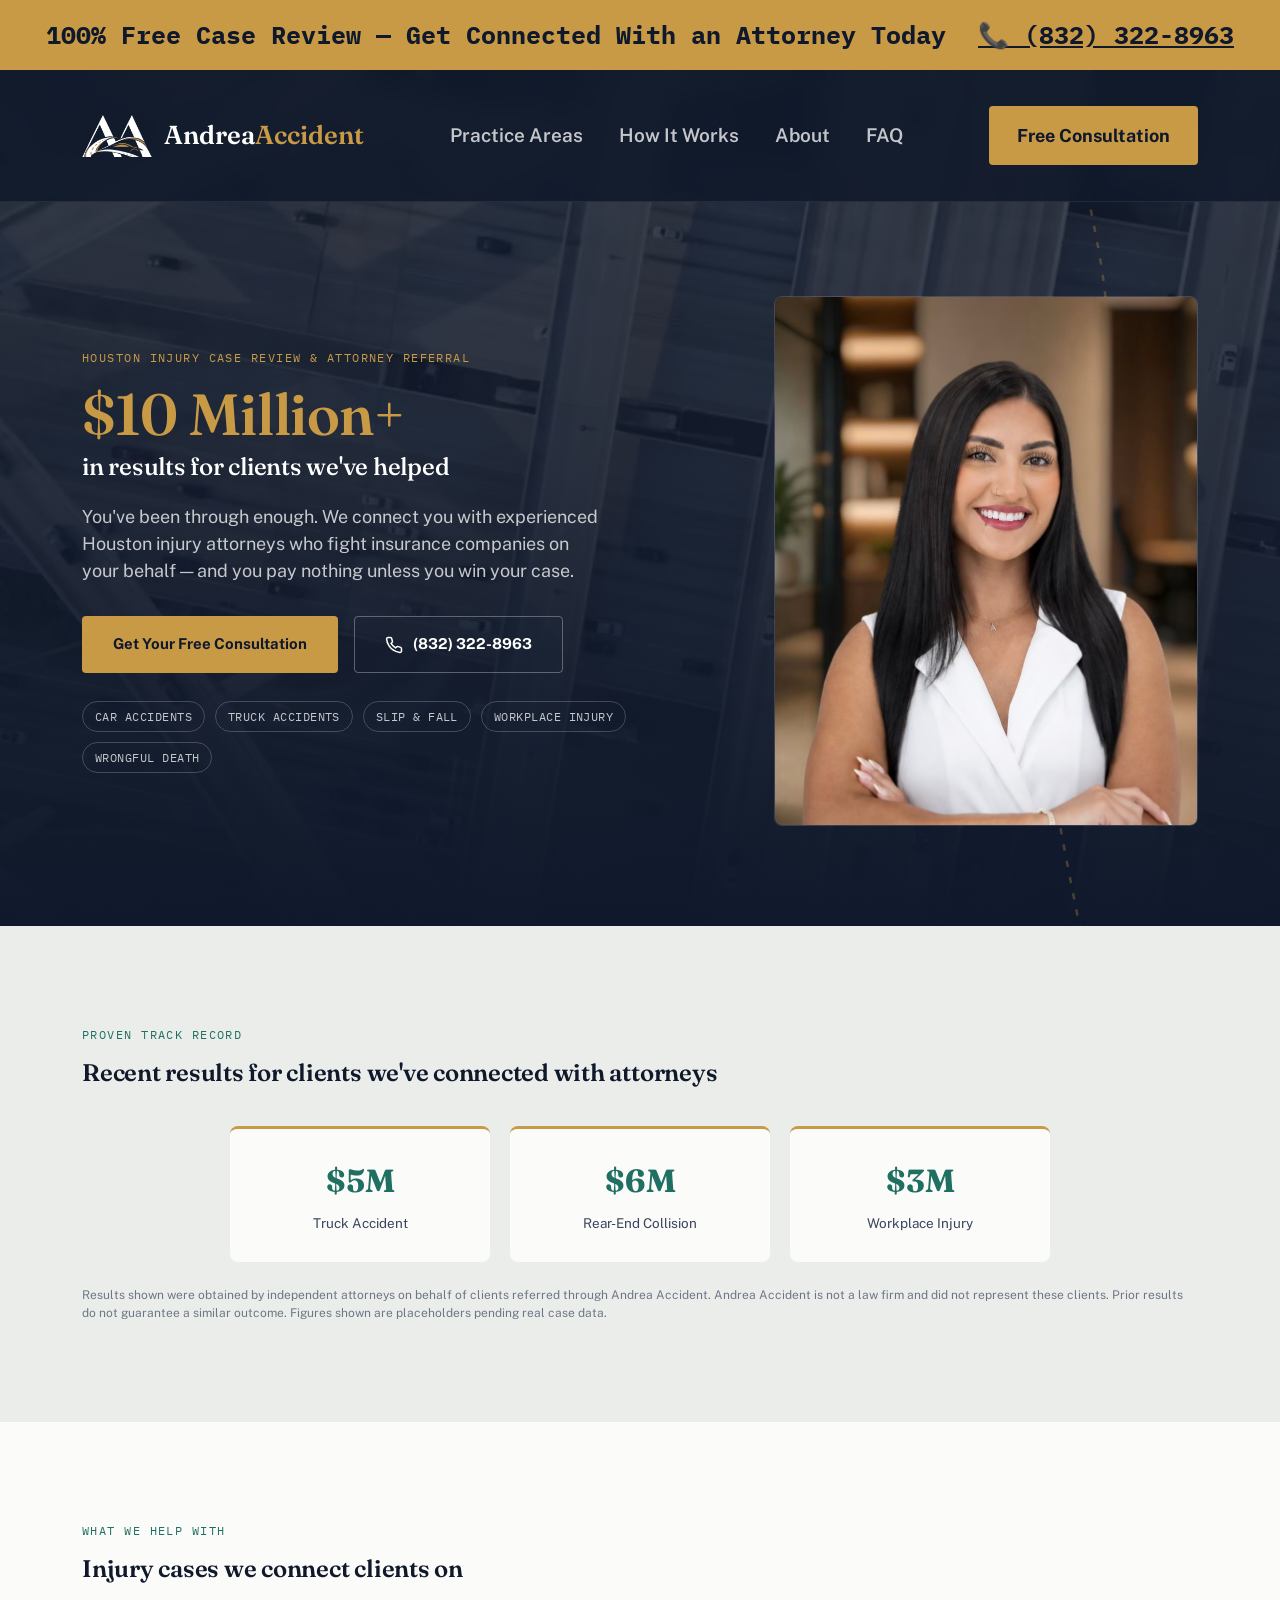
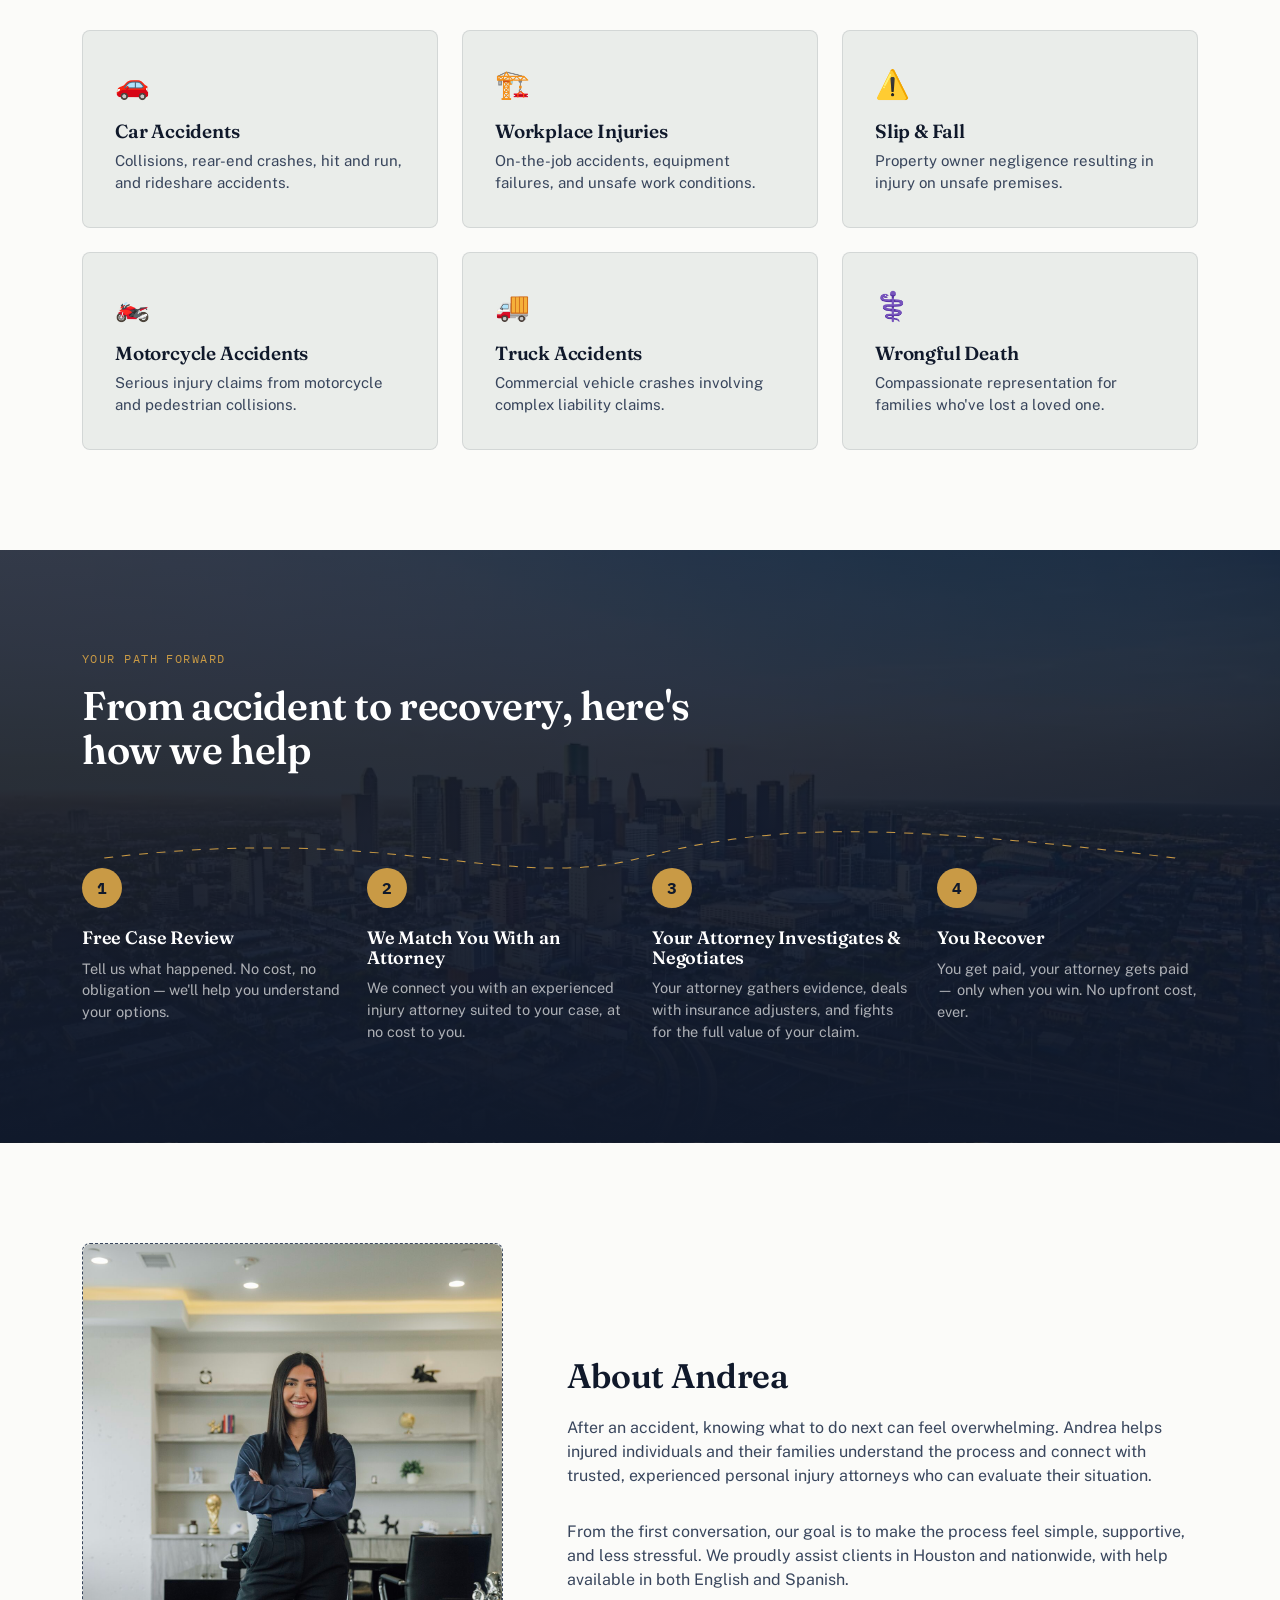
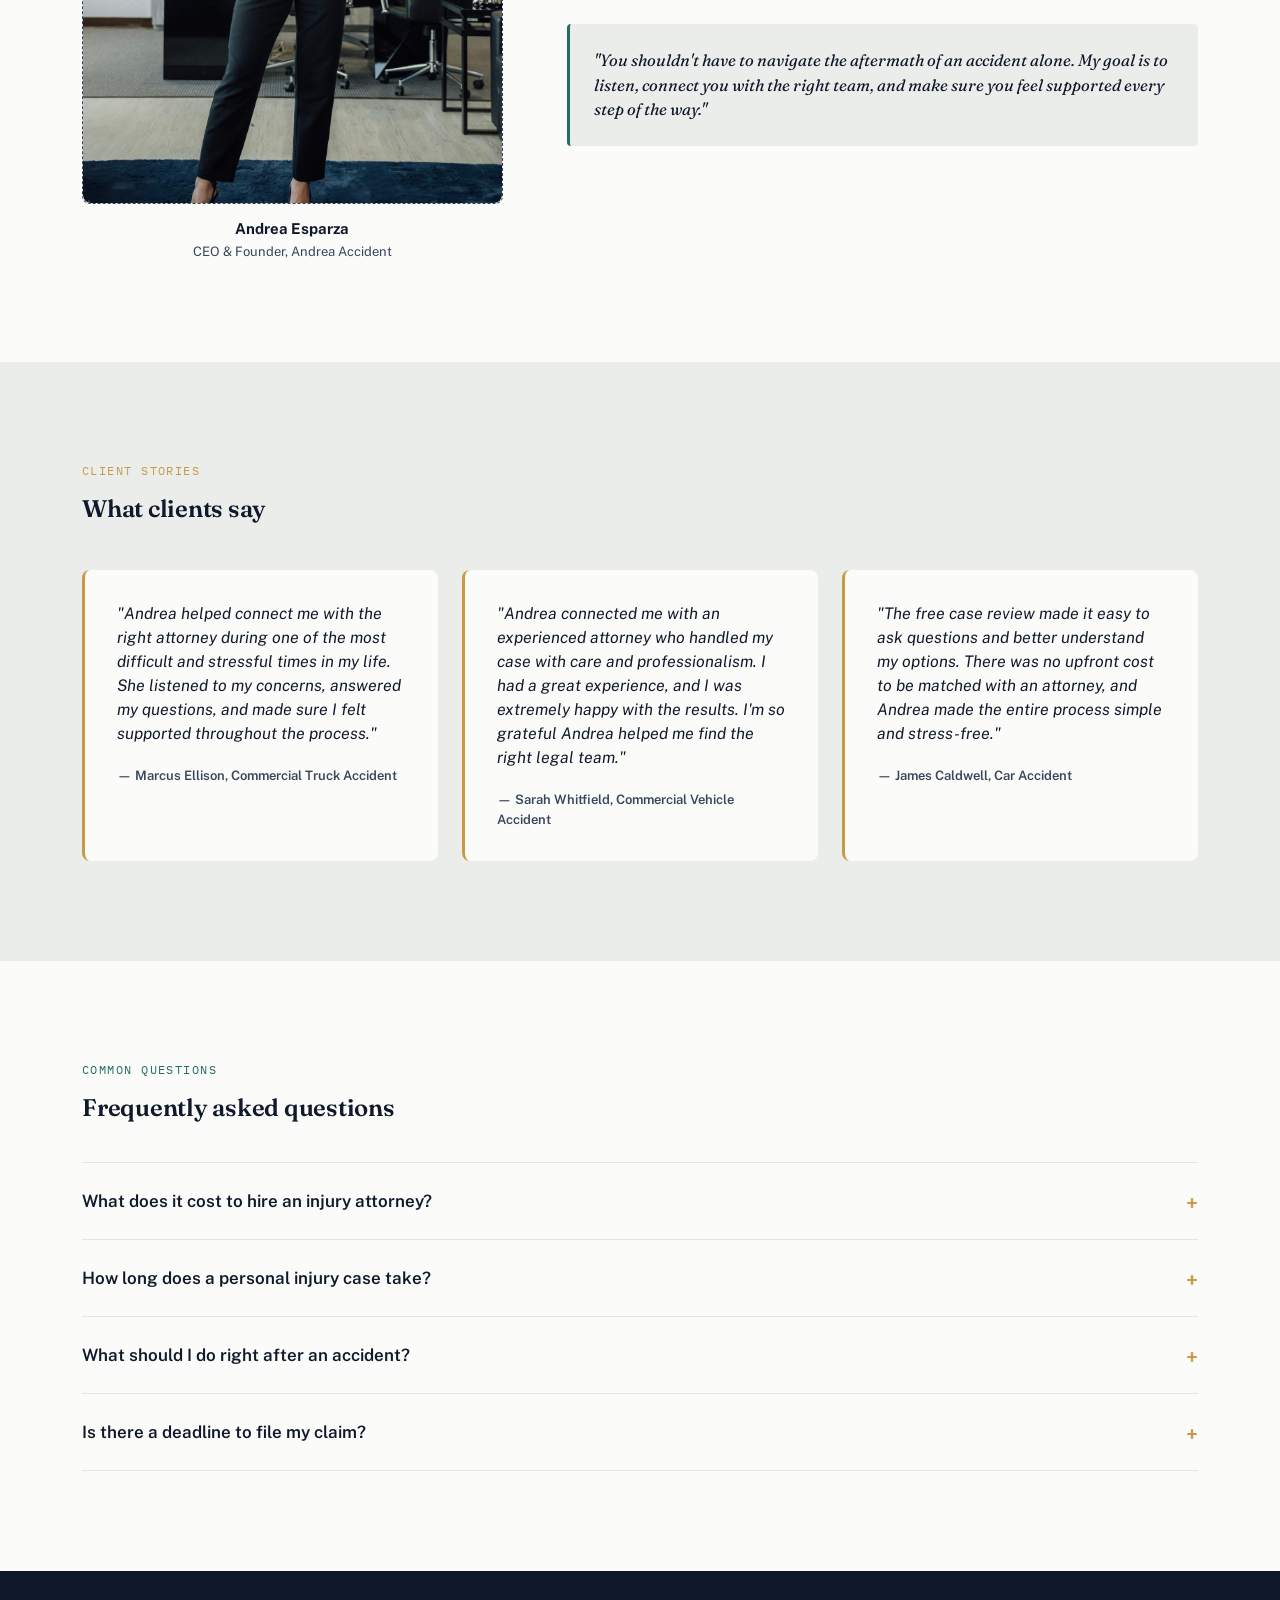
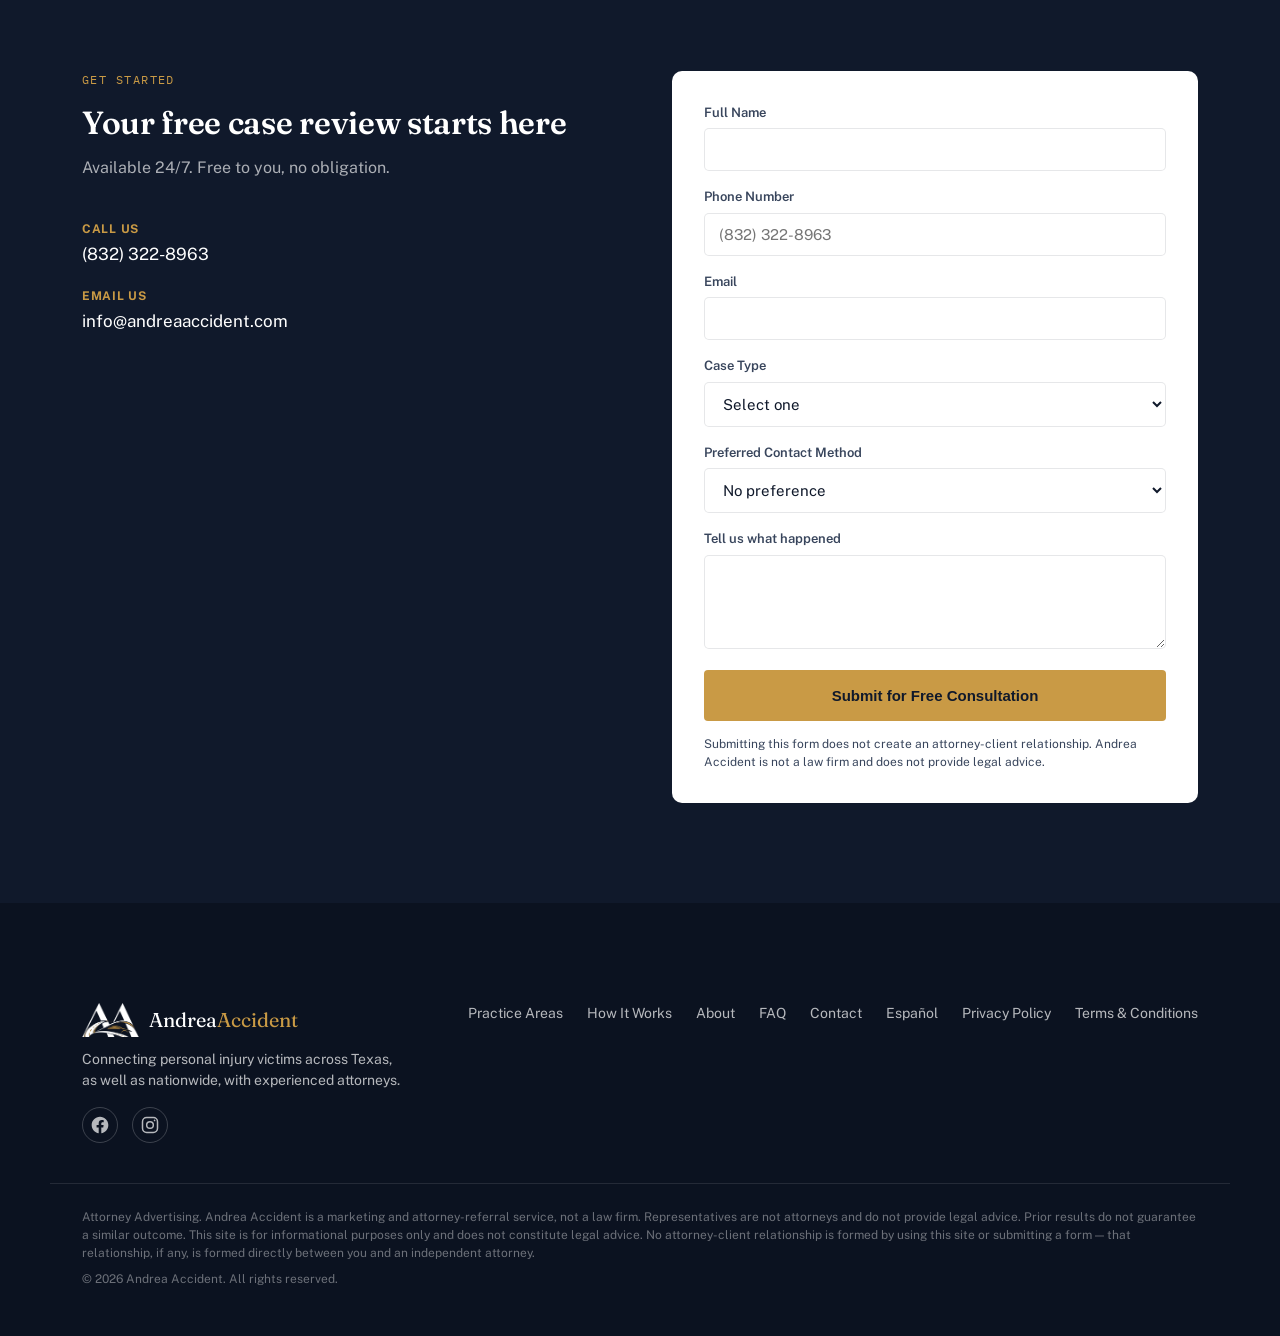
<file: index.html>
<!DOCTYPE html>
<html lang="en">
<head>
<meta charset="UTF-8" />
<meta name="viewport" content="width=device-width, initial-scale=1.0" />
<title>Andrea Accident | Injury Case Review & Attorney Referral, Houston TX</title>
<meta name="description" content="Injured in an accident in Houston? Get a free case review and get connected with an experienced injury attorney. No cost to you, ever." />
<meta name="google-site-verification" content="vHzbqcnbsZ8jUJeHCwhtSq3Tx6A3IbN7wfz1nBYVL8k" />
<link rel="canonical" href="https://andreaaccident.com/" />
<link rel="alternate" hreflang="en" href="https://andreaaccident.com/" />
<link rel="alternate" hreflang="es" href="https://andreaaccidente.com/" />
<link rel="alternate" hreflang="x-default" href="https://andreaaccident.com/" />
<meta property="og:type" content="website" />
<meta property="og:title" content="Andrea Accident | Injury Case Review & Attorney Referral, Houston TX" />
<meta property="og:description" content="Injured in an accident in Houston? Get a free case review and get connected with an experienced injury attorney. No cost to you, ever." />
<meta property="og:url" content="https://andreaaccident.com/" />
<meta property="og:image" content="https://andreaaccident.com/assets/logo-icon-white.png" />
<meta property="og:locale" content="en_US" />
<meta property="og:locale:alternate" content="es_US" />
<meta name="twitter:card" content="summary_large_image" />
<meta name="twitter:title" content="Andrea Accident | Injury Case Review & Attorney Referral, Houston TX" />
<meta name="twitter:description" content="Injured in an accident in Houston? Get a free case review and get connected with an experienced injury attorney. No cost to you, ever." />
<meta name="twitter:image" content="https://andreaaccident.com/assets/logo-icon-white.png" />
<script type="application/ld+json">
{
  "@context": "https://schema.org",
  "@type": "LegalService",
  "name": "Andrea Accident",
  "description": "Personal injury case review and attorney-referral service serving Houston, Texas and nationwide. Andrea Accident is a marketing and referral service, not a law firm.",
  "url": "https://andreaaccident.com/",
  "telephone": "+1-832-322-8963",
  "image": "https://andreaaccident.com/assets/logo-icon-white.png",
  "areaServed": [
    { "@type": "City", "name": "Houston" },
    { "@type": "State", "name": "Texas" },
    { "@type": "Country", "name": "United States" }
  ],
  "address": {
    "@type": "PostalAddress",
    "addressLocality": "Houston",
    "addressRegion": "TX",
    "addressCountry": "US"
  },
  "sameAs": [
    "https://facebook.com/andrea.esparza.146",
    "https://instagram.com/e.andreaa"
  ]
}
</script>
<link rel="preconnect" href="https://fonts.googleapis.com">
<link rel="preconnect" href="https://fonts.gstatic.com" crossorigin>
<link href="https://fonts.googleapis.com/css2?family=Fraunces:opsz,wght@9..144,400;9..144,500;9..144,600;9..144,700&family=Public+Sans:wght@400;500;600;700;800&family=IBM+Plex+Mono:wght@500&display=swap" rel="stylesheet">
<link rel="stylesheet" href="styles.css" />
</head>
<body>

<!-- UTILITY BAR -->
<div class="utility-bar">
  <span>100% Free Case Review — Get Connected With an Attorney Today</span>
  <a href="tel:+18323228963">📞 (832) 322-8963</a>
</div>

<!-- NAV -->
<header class="nav" id="nav">
  <div class="nav-inner">
    <a href="#top" class="nav-logo">
      <img src="assets/logo-icon-white.png" class="logo-icon" alt="" />
      <span class="logo-text">Andrea<span class="logo-accent">Accident</span></span>
    </a>
    <nav class="nav-links">
      <a href="#practice-areas">Practice Areas</a>
      <a href="#journey">How It Works</a>
      <a href="#about">About</a>
      <a href="#faq">FAQ</a>
    </nav>
    <a href="#contact" class="nav-cta">Free Consultation</a>
  </div>
</header>

<!-- HERO -->
<section class="hero" id="top">
  <video class="hero-video-bg" autoplay muted loop playsinline poster="assets/hero-video-poster.jpg">
    <source src="assets/hero-bg.mp4" type="video/mp4" />
  </video>
  <div class="hero-video-overlay"></div>
  <div class="hero-inner hero-inner-split">
    <div class="hero-copy">
      <p class="eyebrow">Houston Injury Case Review & Attorney Referral</p>
      <h1>$10 Million+<br><span class="hero-h1-sub">in results for clients we've helped</span></h1>
      <p class="hero-sub">You've been through enough. We connect you with experienced Houston injury attorneys who fight insurance companies on your behalf — and you pay nothing unless you win your case.</p>
      <div class="hero-actions">
        <a href="#contact" class="btn btn-primary">Get Your Free Consultation</a>
        <a href="tel:+18323228963" class="btn btn-ghost">
          <svg width="18" height="18" viewBox="0 0 24 24" fill="none" stroke="currentColor" stroke-width="2"><path d="M22 16.92v3a2 2 0 0 1-2.18 2 19.79 19.79 0 0 1-8.63-3.07 19.5 19.5 0 0 1-6-6 19.79 19.79 0 0 1-3.07-8.67A2 2 0 0 1 4.11 2h3a2 2 0 0 1 2 1.72c.127.96.361 1.903.7 2.81a2 2 0 0 1-.45 2.11L8.09 9.91a16 16 0 0 0 6 6l1.27-1.27a2 2 0 0 1 2.11-.45c.907.339 1.85.573 2.81.7A2 2 0 0 1 22 16.92z"/></svg>
          (832) 322-8963
        </a>
      </div>
      <div class="hero-tags">
        <span>Car Accidents</span><span>Truck Accidents</span><span>Slip & Fall</span><span>Workplace Injury</span><span>Wrongful Death</span>
      </div>
    </div>
    <div class="hero-photo">
      <div class="hero-photo-placeholder">
        <img src="assets/andrea-headshot.jpg" alt="Andrea Esparza, CEO and Founder of Andrea Accident" />
      </div>
    </div>
  </div>
  <div class="hero-line" aria-hidden="true">
    <svg viewBox="0 0 400 900" preserveAspectRatio="none">
      <path d="M 200 -50 C 150 150, 250 250, 200 450 S 150 650, 200 950" stroke="#C99A45" stroke-width="2" fill="none" stroke-dasharray="6 10"/>
    </svg>
  </div>
</section>

<!-- RECENT RESULTS -->
<section class="results">
  <div class="section-inner">
    <p class="eyebrow eyebrow-dark">Proven Track Record</p>
    <h2>Recent results for clients we've connected with attorneys</h2>
    <div class="results-grid">
      <div class="result-card">
        <div class="result-amount">$5M</div>
        <div class="result-type">Truck Accident</div>
      </div>
      <div class="result-card">
        <div class="result-amount">$6M</div>
        <div class="result-type">Rear-End Collision</div>
      </div>
      <div class="result-card">
        <div class="result-amount">$3M</div>
        <div class="result-type">Workplace Injury</div>
      </div>
    </div>
    <p class="results-disclaimer">Results shown were obtained by independent attorneys on behalf of clients referred through Andrea Accident. Andrea Accident is not a law firm and did not represent these clients. Prior results do not guarantee a similar outcome. Figures shown are placeholders pending real case data.</p>
  </div>
</section>

<!-- PRACTICE AREAS -->
<section class="practice-areas" id="practice-areas">
  <div class="section-inner">
    <p class="eyebrow eyebrow-dark">What We Help With</p>
    <h2>Injury cases we connect clients on</h2>
    <div class="cards-grid">
      <div class="card">
        <div class="card-icon">🚗</div>
        <h3>Car Accidents</h3>
        <p>Collisions, rear-end crashes, hit and run, and rideshare accidents.</p>
      </div>
      <div class="card">
        <div class="card-icon">🏗️</div>
        <h3>Workplace Injuries</h3>
        <p>On-the-job accidents, equipment failures, and unsafe work conditions.</p>
      </div>
      <div class="card">
        <div class="card-icon">⚠️</div>
        <h3>Slip & Fall</h3>
        <p>Property owner negligence resulting in injury on unsafe premises.</p>
      </div>
      <div class="card">
        <div class="card-icon">🏍️</div>
        <h3>Motorcycle Accidents</h3>
        <p>Serious injury claims from motorcycle and pedestrian collisions.</p>
      </div>
      <div class="card">
        <div class="card-icon">🚚</div>
        <h3>Truck Accidents</h3>
        <p>Commercial vehicle crashes involving complex liability claims.</p>
      </div>
      <div class="card">
        <div class="card-icon">⚕️</div>
        <h3>Wrongful Death</h3>
        <p>Compassionate representation for families who've lost a loved one.</p>
      </div>
    </div>
  </div>
</section>

<!-- CASE JOURNEY -->
<section class="journey" id="journey">
  <div class="section-inner">
    <p class="eyebrow">Your Path Forward</p>
    <h2 class="journey-title">From accident to recovery, here's how we help</h2>
    <div class="journey-track">
      <svg class="journey-svg" viewBox="0 0 1000 120" preserveAspectRatio="none" aria-hidden="true">
        <path d="M 20 60 C 280 -10, 380 130, 500 60 S 720 -10, 980 60" stroke="#C99A45" stroke-width="2" fill="none" stroke-dasharray="8 8"/>
      </svg>
      <div class="journey-steps">
        <div class="step">
          <div class="step-marker">1</div>
          <h3>Free Case Review</h3>
          <p>Tell us what happened. No cost, no obligation — we'll help you understand your options.</p>
        </div>
        <div class="step">
          <div class="step-marker">2</div>
          <h3>We Match You With an Attorney</h3>
          <p>We connect you with an experienced injury attorney suited to your case, at no cost to you.</p>
        </div>
        <div class="step">
          <div class="step-marker">3</div>
          <h3>Your Attorney Investigates & Negotiates</h3>
          <p>Your attorney gathers evidence, deals with insurance adjusters, and fights for the full value of your claim.</p>
        </div>
        <div class="step">
          <div class="step-marker">4</div>
          <h3>You Recover</h3>
          <p>You get paid, your attorney gets paid — only when you win. No upfront cost, ever.</p>
        </div>
      </div>
    </div>
  </div>
</section>

<!-- ABOUT -->
<section class="about" id="about">
  <div class="section-inner about-grid">
    <div class="about-photo">
      <div class="photo-placeholder">
        <img src="assets/team-photo-opt.jpg" alt="Andrea Accident team member" />
      </div>
      <p class="about-photo-caption"><strong>Andrea Esparza</strong>CEO & Founder, Andrea Accident</p>
    </div>
    <div class="about-content">
      <h2>About Andrea</h2>
      <p class="about-text">After an accident, knowing what to do next can feel overwhelming. Andrea helps injured individuals and their families understand the process and connect with trusted, experienced personal injury attorneys who can evaluate their situation.</p>
      <p class="about-text">From the first conversation, our goal is to make the process feel simple, supportive, and less stressful. We proudly assist clients in Houston and nationwide, with help available in both English and Spanish.</p>
      <blockquote class="attorney-quote">
        "You shouldn't have to navigate the aftermath of an accident alone. My goal is to listen, connect you with the right team, and make sure you feel supported every step of the way."
      </blockquote>
    </div>
  </div>
</section>

<!-- TESTIMONIALS -->
<section class="testimonials">
  <div class="section-inner">
    <p class="eyebrow">Client Stories</p>
    <h2>What clients say</h2>
    <div class="testimonial-grid">
      <div class="testimonial-card">
        <p>"Andrea helped connect me with the right attorney during one of the most difficult and stressful times in my life. She listened to my concerns, answered my questions, and made sure I felt supported throughout the process."</p>
        <div class="testimonial-author">— Marcus Ellison, Commercial Truck Accident</div>
      </div>
      <div class="testimonial-card">
        <p>"Andrea connected me with an experienced attorney who handled my case with care and professionalism. I had a great experience, and I was extremely happy with the results. I'm so grateful Andrea helped me find the right legal team."</p>
        <div class="testimonial-author">— Sarah Whitfield, Commercial Vehicle Accident</div>
      </div>
      <div class="testimonial-card">
        <p>"The free case review made it easy to ask questions and better understand my options. There was no upfront cost to be matched with an attorney, and Andrea made the entire process simple and stress-free."</p>
        <div class="testimonial-author">— James Caldwell, Car Accident</div>
      </div>
    </div>
  </div>
</section>

<!-- FAQ -->
<section class="faq" id="faq">
  <div class="section-inner">
    <p class="eyebrow eyebrow-dark">Common Questions</p>
    <h2>Frequently asked questions</h2>
    <div class="faq-list">
      <div class="faq-item">
        <button class="faq-question">
          What does it cost to hire an injury attorney?
          <span class="faq-toggle">+</span>
        </button>
        <div class="faq-answer"><p>Nothing upfront. Attorneys we connect you with typically work on contingency, meaning they only get paid a percentage of your settlement if they win your case. Our case review and matching service is always free to you.</p></div>
      </div>
      <div class="faq-item">
        <button class="faq-question">
          How long does a personal injury case take?
          <span class="faq-toggle">+</span>
        </button>
        <div class="faq-answer"><p>It depends on the complexity of the case. Once you're connected with an attorney, they'll walk you through a realistic timeline based on the specifics of your situation.</p></div>
      </div>
      <div class="faq-item">
        <button class="faq-question">
          What should I do right after an accident?
          <span class="faq-toggle">+</span>
        </button>
        <div class="faq-answer"><p>Seek medical attention first, document the scene if you're able, and avoid giving recorded statements to insurance companies before speaking with an attorney.</p></div>
      </div>
      <div class="faq-item">
        <button class="faq-question">
          Is there a deadline to file my claim?
          <span class="faq-toggle">+</span>
        </button>
        <div class="faq-answer"><p>Yes — Texas law sets deadlines for filing personal injury claims. The sooner you connect with an attorney, the more options you're likely to have. Don't wait to reach out for your free case review.</p></div>
      </div>
    </div>
  </div>
</section>

<!-- CONTACT -->
<section class="contact" id="contact">
  <div class="section-inner contact-grid">
    <div class="contact-info">
      <p class="eyebrow">Get Started</p>
      <h2>Your free case review starts here</h2>
      <p class="contact-sub">Available 24/7. Free to you, no obligation.</p>
      <div class="contact-detail">
        <strong>Call us</strong>
        <a href="tel:+18323228963">(832) 322-8963</a>
      </div>
      <div class="contact-detail">
        <strong>Email us</strong>
        <a href="mailto:info@andreaaccident.com">info@andreaaccident.com</a>
      </div>
    </div>
    <form class="contact-form" id="contact-form" action="https://formspree.io/f/xbgrnzov" method="POST">
      <input type="hidden" name="_subject" value="New Case Review — Andrea Accident (English site)" />
      <input type="hidden" name="site" value="andreaaccident.com" />
      <label>Full Name<input type="text" name="name" required /></label>
      <label>Phone Number<input type="tel" name="phone" required placeholder="(832) 322-8963" /></label>
      <label>Email<input type="email" name="email" required /></label>
      <label>Case Type
        <select name="case_type" required>
          <option value="">Select one</option>
          <option>Car Accident</option>
          <option>Truck Accident</option>
          <option>Motorcycle Accident</option>
          <option>Slip & Fall</option>
          <option>Workplace Injury</option>
          <option>Wrongful Death</option>
          <option>Other</option>
        </select>
      </label>
      <label>Preferred Contact Method
        <select name="contact_method">
          <option value="">No preference</option>
          <option>Call</option>
          <option>Text</option>
          <option>Email</option>
        </select>
      </label>
      <label>Tell us what happened<textarea name="message" rows="4" required></textarea></label>
      <button type="submit" class="btn btn-primary btn-full">Submit for Free Consultation</button>
      <p class="form-disclaimer">Submitting this form does not create an attorney-client relationship. Andrea Accident is not a law firm and does not provide legal advice.</p>
    </form>
  </div>
</section>

<!-- FOOTER -->
<footer class="footer">
  <div class="section-inner footer-grid">
    <div>
      <div class="footer-logo">
        <img src="assets/logo-icon-white.png" class="logo-icon" alt="" />
        <span class="logo-text">Andrea<span class="logo-accent">Accident</span></span>
      </div>
      <p>Connecting personal injury victims across Texas, as well as nationwide, with experienced attorneys.</p>
      <div class="footer-social">
        <a href="https://facebook.com/andrea.esparza.146" target="_blank" rel="noopener" aria-label="Facebook">
          <svg width="20" height="20" viewBox="0 0 24 24" fill="currentColor"><path d="M22 12.06C22 6.5 17.52 2 12 2S2 6.5 2 12.06c0 5.02 3.66 9.18 8.44 9.94v-7.03H7.9v-2.91h2.54V9.85c0-2.51 1.49-3.9 3.77-3.9 1.09 0 2.24.2 2.24.2v2.46h-1.26c-1.24 0-1.63.77-1.63 1.56v1.88h2.78l-.44 2.91h-2.34V22c4.78-.76 8.44-4.92 8.44-9.94z"/></svg>
        </a>
        <a href="https://instagram.com/e.andreaa" target="_blank" rel="noopener" aria-label="Instagram">
          <svg width="20" height="20" viewBox="0 0 24 24" fill="none" stroke="currentColor" stroke-width="1.8"><rect x="3" y="3" width="18" height="18" rx="5"/><circle cx="12" cy="12" r="4"/><circle cx="17.5" cy="6.5" r="1" fill="currentColor" stroke="none"/></svg>
        </a>
      </div>
    </div>
    <div class="footer-links">
      <a href="#practice-areas">Practice Areas</a>
      <a href="#journey">How It Works</a>
      <a href="#about">About</a>
      <a href="#faq">FAQ</a>
      <a href="#contact">Contact</a>
      <a href="https://andreaaccidente.com">Español</a>
      <a href="/privacy-policy.html">Privacy Policy</a>
      <a href="/terms.html">Terms & Conditions</a>
    </div>
  </div>
  <div class="footer-legal">
    <p>Attorney Advertising. Andrea Accident is a marketing and attorney-referral service, not a law firm. Representatives are not attorneys and do not provide legal advice. Prior results do not guarantee a similar outcome. This site is for informational purposes only and does not constitute legal advice. No attorney-client relationship is formed by using this site or submitting a form — that relationship, if any, is formed directly between you and an independent attorney.</p>
    <p>&copy; <span id="year"></span> Andrea Accident. All rights reserved.</p>
  </div>
</footer>

<script src="script.js"></script>
</body>
</html>
</file>
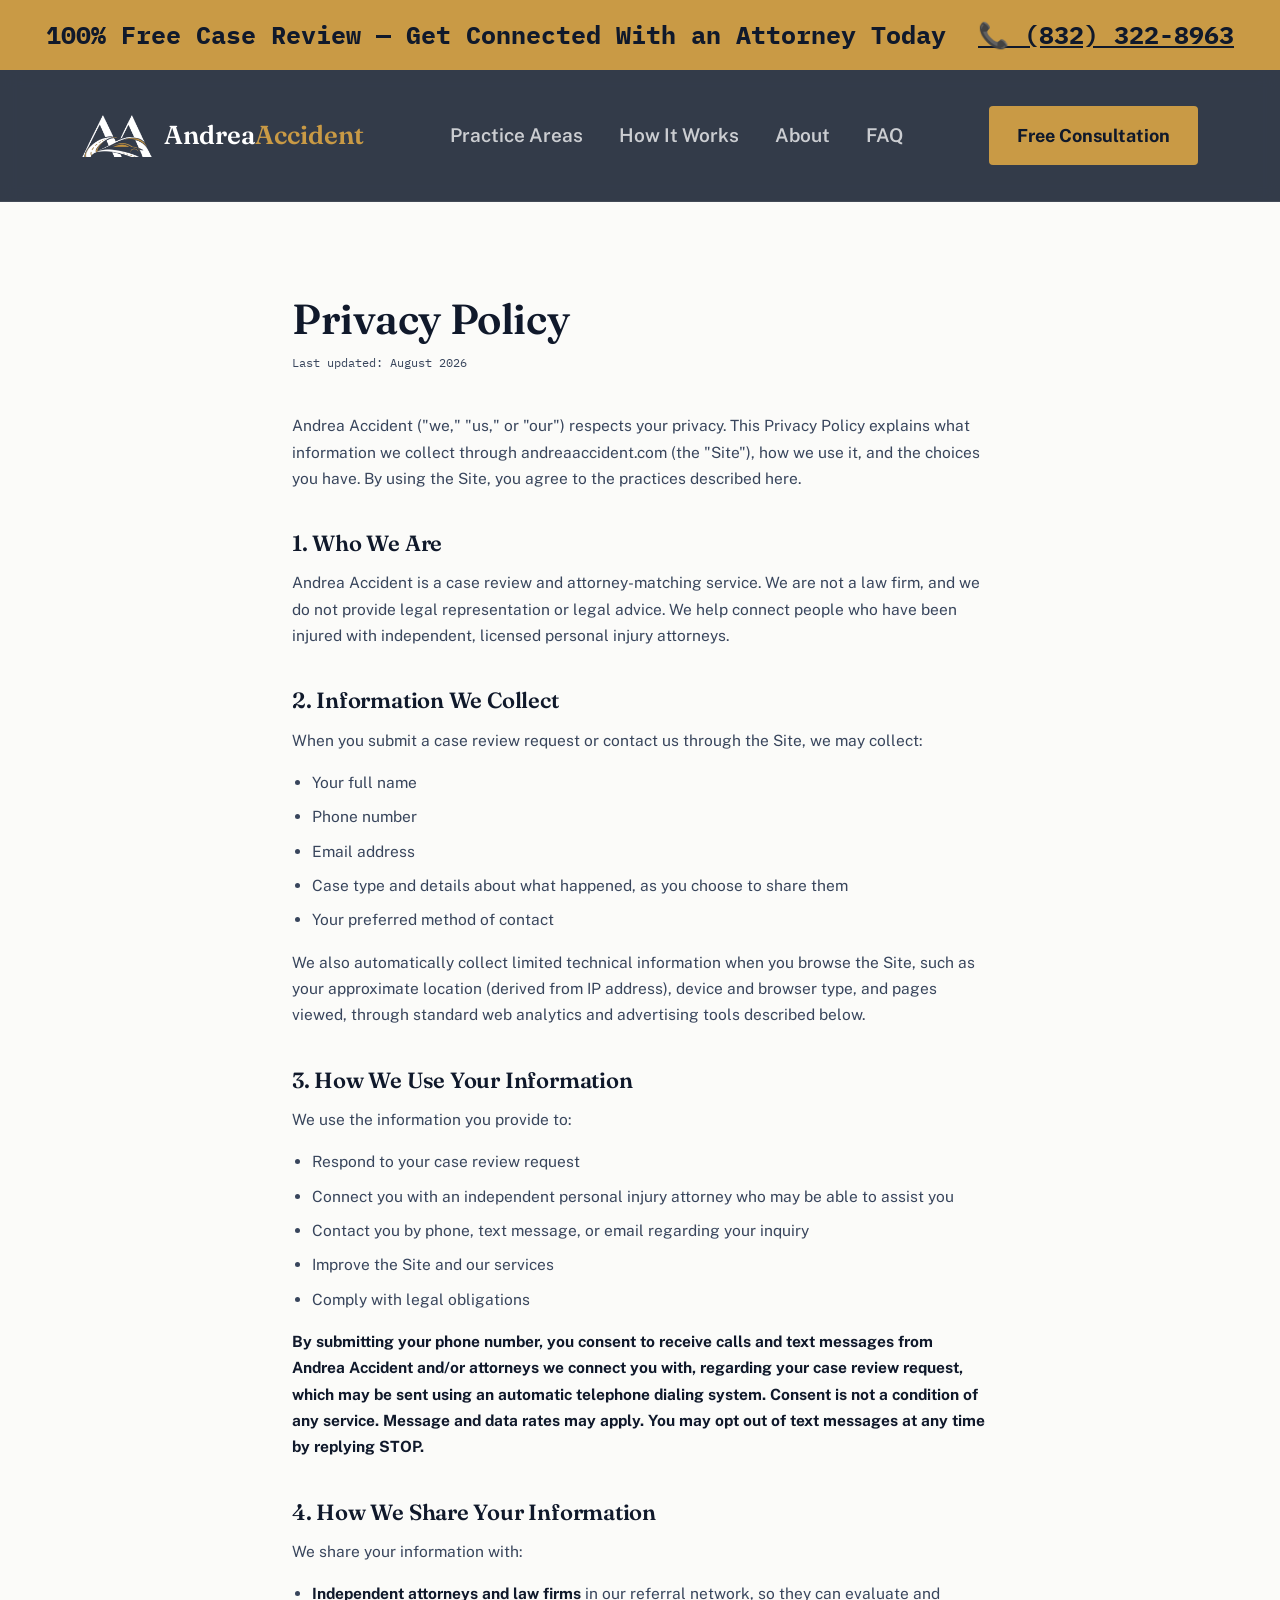
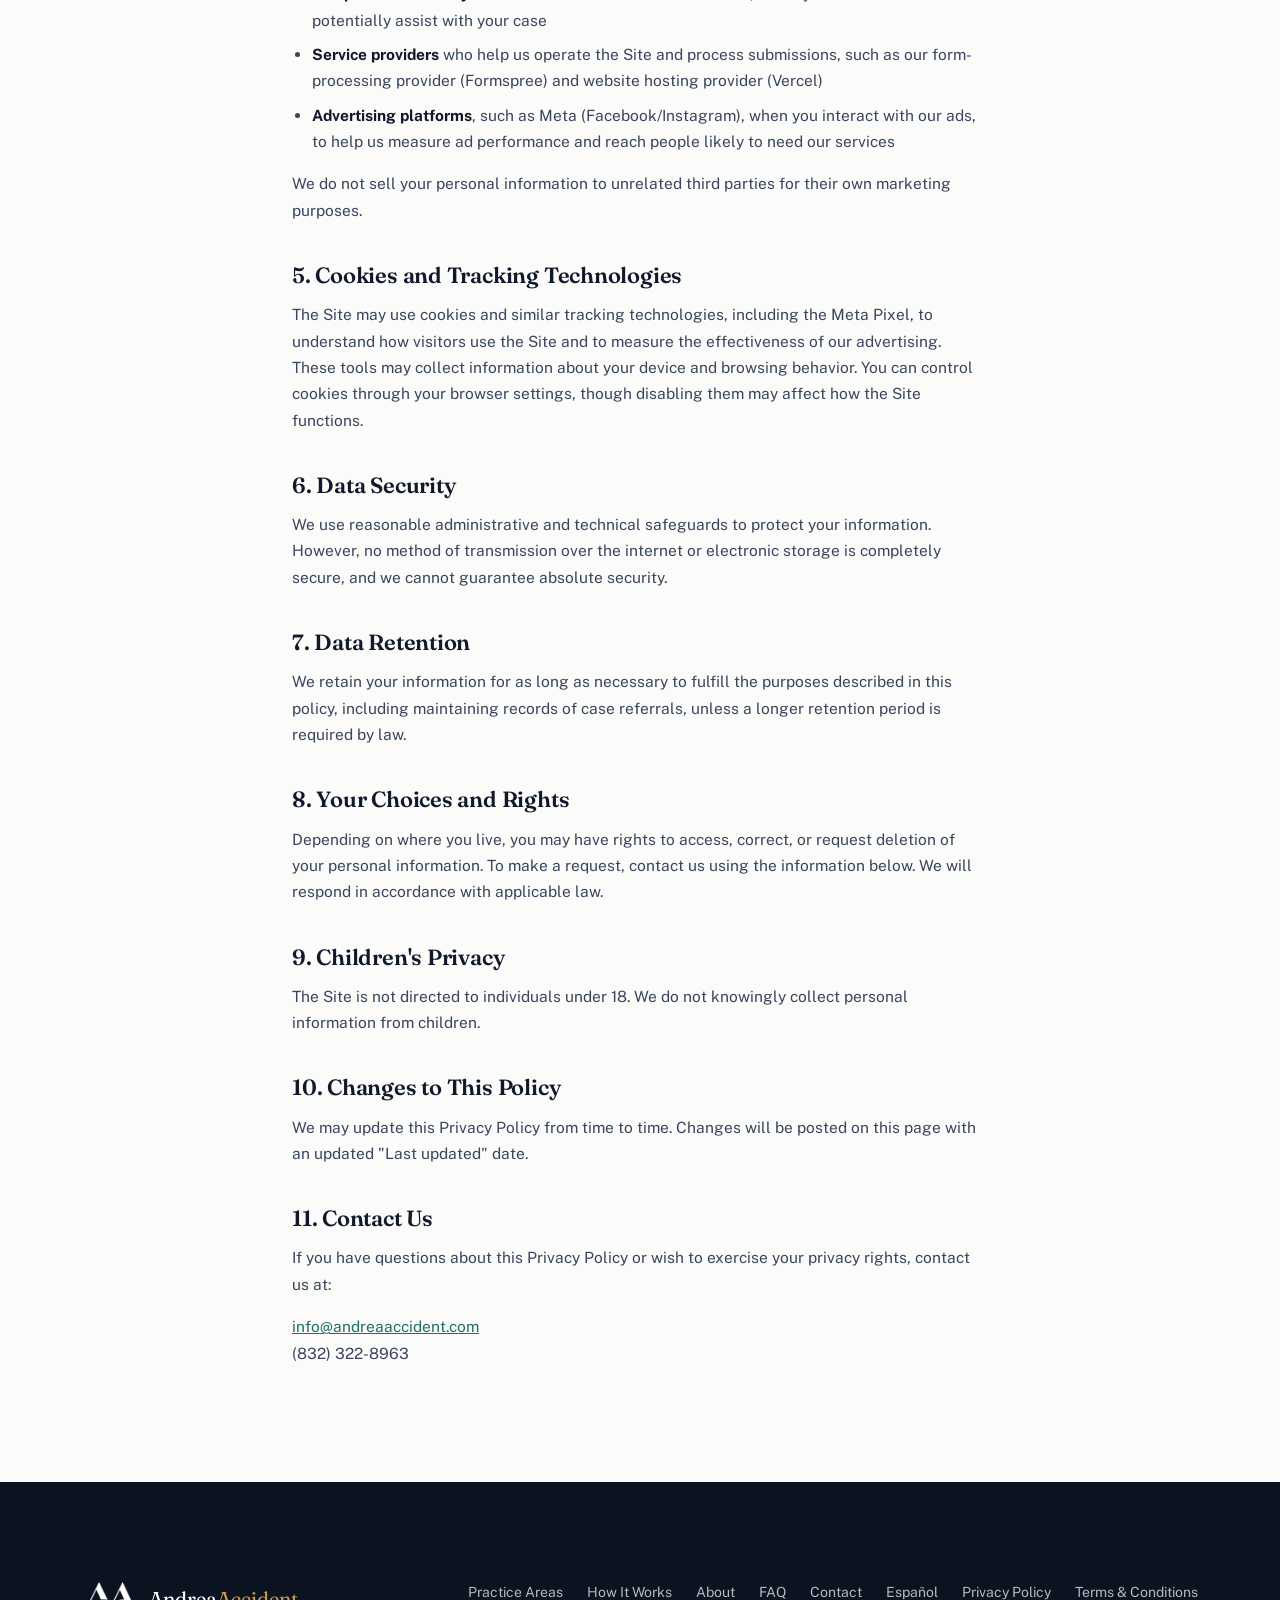
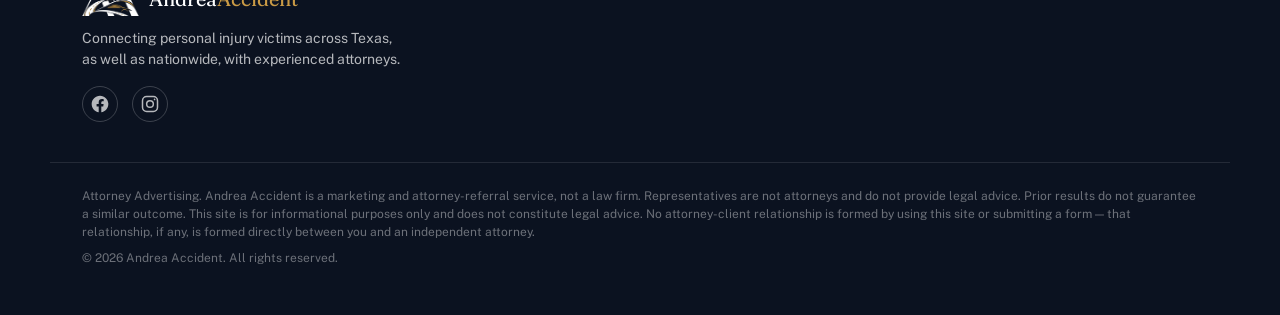
<file: privacy-policy.html>
<!DOCTYPE html>
<html lang="en">
<head>
<meta charset="UTF-8" />
<meta name="viewport" content="width=device-width, initial-scale=1.0" />
<title>Privacy Policy | Andrea Accident</title>
<meta name="description" content="Privacy Policy for Andrea Accident — how we collect, use, and protect your information." />
<link rel="canonical" href="https://andreaaccident.com/privacy-policy.html" />
<link rel="preconnect" href="https://fonts.googleapis.com">
<link rel="preconnect" href="https://fonts.gstatic.com" crossorigin>
<link href="https://fonts.googleapis.com/css2?family=Fraunces:opsz,wght@9..144,400;9..144,500;9..144,600;9..144,700&family=Public+Sans:wght@400;500;600;700;800&family=IBM+Plex+Mono:wght@500&display=swap" rel="stylesheet">
<link rel="stylesheet" href="styles.css" />
</head>
<body class="legal-page">

<!-- UTILITY BAR -->
<div class="utility-bar">
  <span>100% Free Case Review — Get Connected With an Attorney Today</span>
  <a href="tel:+18323228963">📞 (832) 322-8963</a>
</div>

<!-- NAV -->
<header class="nav" id="nav">
  <div class="nav-inner">
    <a href="/" class="nav-logo">
      <img src="assets/logo-icon-white.png" class="logo-icon" alt="" />
      <span class="logo-text">Andrea<span class="logo-accent">Accident</span></span>
    </a>
    <nav class="nav-links">
      <a href="/#practice-areas">Practice Areas</a>
      <a href="/#journey">How It Works</a>
      <a href="/#about">About</a>
      <a href="/#faq">FAQ</a>
    </nav>
    <a href="/#contact" class="nav-cta">Free Consultation</a>
  </div>
</header>

<div class="legal-content">
  <h1>Privacy Policy</h1>
  <span class="legal-updated">Last updated: August 2026</span>

  <p>Andrea Accident ("we," "us," or "our") respects your privacy. This Privacy Policy explains what information we collect through andreaaccident.com (the "Site"), how we use it, and the choices you have. By using the Site, you agree to the practices described here.</p>

  <h2>1. Who We Are</h2>
  <p>Andrea Accident is a case review and attorney-matching service. We are not a law firm, and we do not provide legal representation or legal advice. We help connect people who have been injured with independent, licensed personal injury attorneys.</p>

  <h2>2. Information We Collect</h2>
  <p>When you submit a case review request or contact us through the Site, we may collect:</p>
  <ul>
    <li>Your full name</li>
    <li>Phone number</li>
    <li>Email address</li>
    <li>Case type and details about what happened, as you choose to share them</li>
    <li>Your preferred method of contact</li>
  </ul>
  <p>We also automatically collect limited technical information when you browse the Site, such as your approximate location (derived from IP address), device and browser type, and pages viewed, through standard web analytics and advertising tools described below.</p>

  <h2>3. How We Use Your Information</h2>
  <p>We use the information you provide to:</p>
  <ul>
    <li>Respond to your case review request</li>
    <li>Connect you with an independent personal injury attorney who may be able to assist you</li>
    <li>Contact you by phone, text message, or email regarding your inquiry</li>
    <li>Improve the Site and our services</li>
    <li>Comply with legal obligations</li>
  </ul>
  <p><strong>By submitting your phone number, you consent to receive calls and text messages from Andrea Accident and/or attorneys we connect you with, regarding your case review request, which may be sent using an automatic telephone dialing system. Consent is not a condition of any service. Message and data rates may apply. You may opt out of text messages at any time by replying STOP.</strong></p>

  <h2>4. How We Share Your Information</h2>
  <p>We share your information with:</p>
  <ul>
    <li><strong>Independent attorneys and law firms</strong> in our referral network, so they can evaluate and potentially assist with your case</li>
    <li><strong>Service providers</strong> who help us operate the Site and process submissions, such as our form-processing provider (Formspree) and website hosting provider (Vercel)</li>
    <li><strong>Advertising platforms</strong>, such as Meta (Facebook/Instagram), when you interact with our ads, to help us measure ad performance and reach people likely to need our services</li>
  </ul>
  <p>We do not sell your personal information to unrelated third parties for their own marketing purposes.</p>

  <h2>5. Cookies and Tracking Technologies</h2>
  <p>The Site may use cookies and similar tracking technologies, including the Meta Pixel, to understand how visitors use the Site and to measure the effectiveness of our advertising. These tools may collect information about your device and browsing behavior. You can control cookies through your browser settings, though disabling them may affect how the Site functions.</p>

  <h2>6. Data Security</h2>
  <p>We use reasonable administrative and technical safeguards to protect your information. However, no method of transmission over the internet or electronic storage is completely secure, and we cannot guarantee absolute security.</p>

  <h2>7. Data Retention</h2>
  <p>We retain your information for as long as necessary to fulfill the purposes described in this policy, including maintaining records of case referrals, unless a longer retention period is required by law.</p>

  <h2>8. Your Choices and Rights</h2>
  <p>Depending on where you live, you may have rights to access, correct, or request deletion of your personal information. To make a request, contact us using the information below. We will respond in accordance with applicable law.</p>

  <h2>9. Children's Privacy</h2>
  <p>The Site is not directed to individuals under 18. We do not knowingly collect personal information from children.</p>

  <h2>10. Changes to This Policy</h2>
  <p>We may update this Privacy Policy from time to time. Changes will be posted on this page with an updated "Last updated" date.</p>

  <h2>11. Contact Us</h2>
  <p>If you have questions about this Privacy Policy or wish to exercise your privacy rights, contact us at:</p>
  <p><a href="mailto:info@andreaaccident.com">info@andreaaccident.com</a><br />(832) 322-8963</p>
</div>

<!-- FOOTER -->
<footer class="footer">
  <div class="section-inner footer-grid">
    <div>
      <div class="footer-logo">
        <img src="assets/logo-icon-white.png" class="logo-icon" alt="" />
        <span class="logo-text">Andrea<span class="logo-accent">Accident</span></span>
      </div>
      <p>Connecting personal injury victims across Texas, as well as nationwide, with experienced attorneys.</p>
      <div class="footer-social">
        <a href="https://facebook.com/andrea.esparza.146" target="_blank" rel="noopener" aria-label="Facebook">
          <svg width="20" height="20" viewBox="0 0 24 24" fill="currentColor"><path d="M22 12.06C22 6.5 17.52 2 12 2S2 6.5 2 12.06c0 5.02 3.66 9.18 8.44 9.94v-7.03H7.9v-2.91h2.54V9.85c0-2.51 1.49-3.9 3.77-3.9 1.09 0 2.24.2 2.24.2v2.46h-1.26c-1.24 0-1.63.77-1.63 1.56v1.88h2.78l-.44 2.91h-2.34V22c4.78-.76 8.44-4.92 8.44-9.94z"/></svg>
        </a>
        <a href="https://instagram.com/e.andreaa" target="_blank" rel="noopener" aria-label="Instagram">
          <svg width="20" height="20" viewBox="0 0 24 24" fill="none" stroke="currentColor" stroke-width="1.8"><rect x="3" y="3" width="18" height="18" rx="5"/><circle cx="12" cy="12" r="4"/><circle cx="17.5" cy="6.5" r="1" fill="currentColor" stroke="none"/></svg>
        </a>
      </div>
    </div>
    <div class="footer-links">
      <a href="/#practice-areas">Practice Areas</a>
      <a href="/#journey">How It Works</a>
      <a href="/#about">About</a>
      <a href="/#faq">FAQ</a>
      <a href="/#contact">Contact</a>
      <a href="https://andreaaccidente.com">Español</a>
      <a href="/privacy-policy.html">Privacy Policy</a>
      <a href="/terms.html">Terms & Conditions</a>
    </div>
  </div>
  <div class="footer-legal">
    <p>Attorney Advertising. Andrea Accident is a marketing and attorney-referral service, not a law firm. Representatives are not attorneys and do not provide legal advice. Prior results do not guarantee a similar outcome. This site is for informational purposes only and does not constitute legal advice. No attorney-client relationship is formed by using this site or submitting a form — that relationship, if any, is formed directly between you and an independent attorney.</p>
    <p>&copy; <span id="year"></span> Andrea Accident. All rights reserved.</p>
  </div>
</footer>

<script src="script.js"></script>
</body>
</html>
</file>
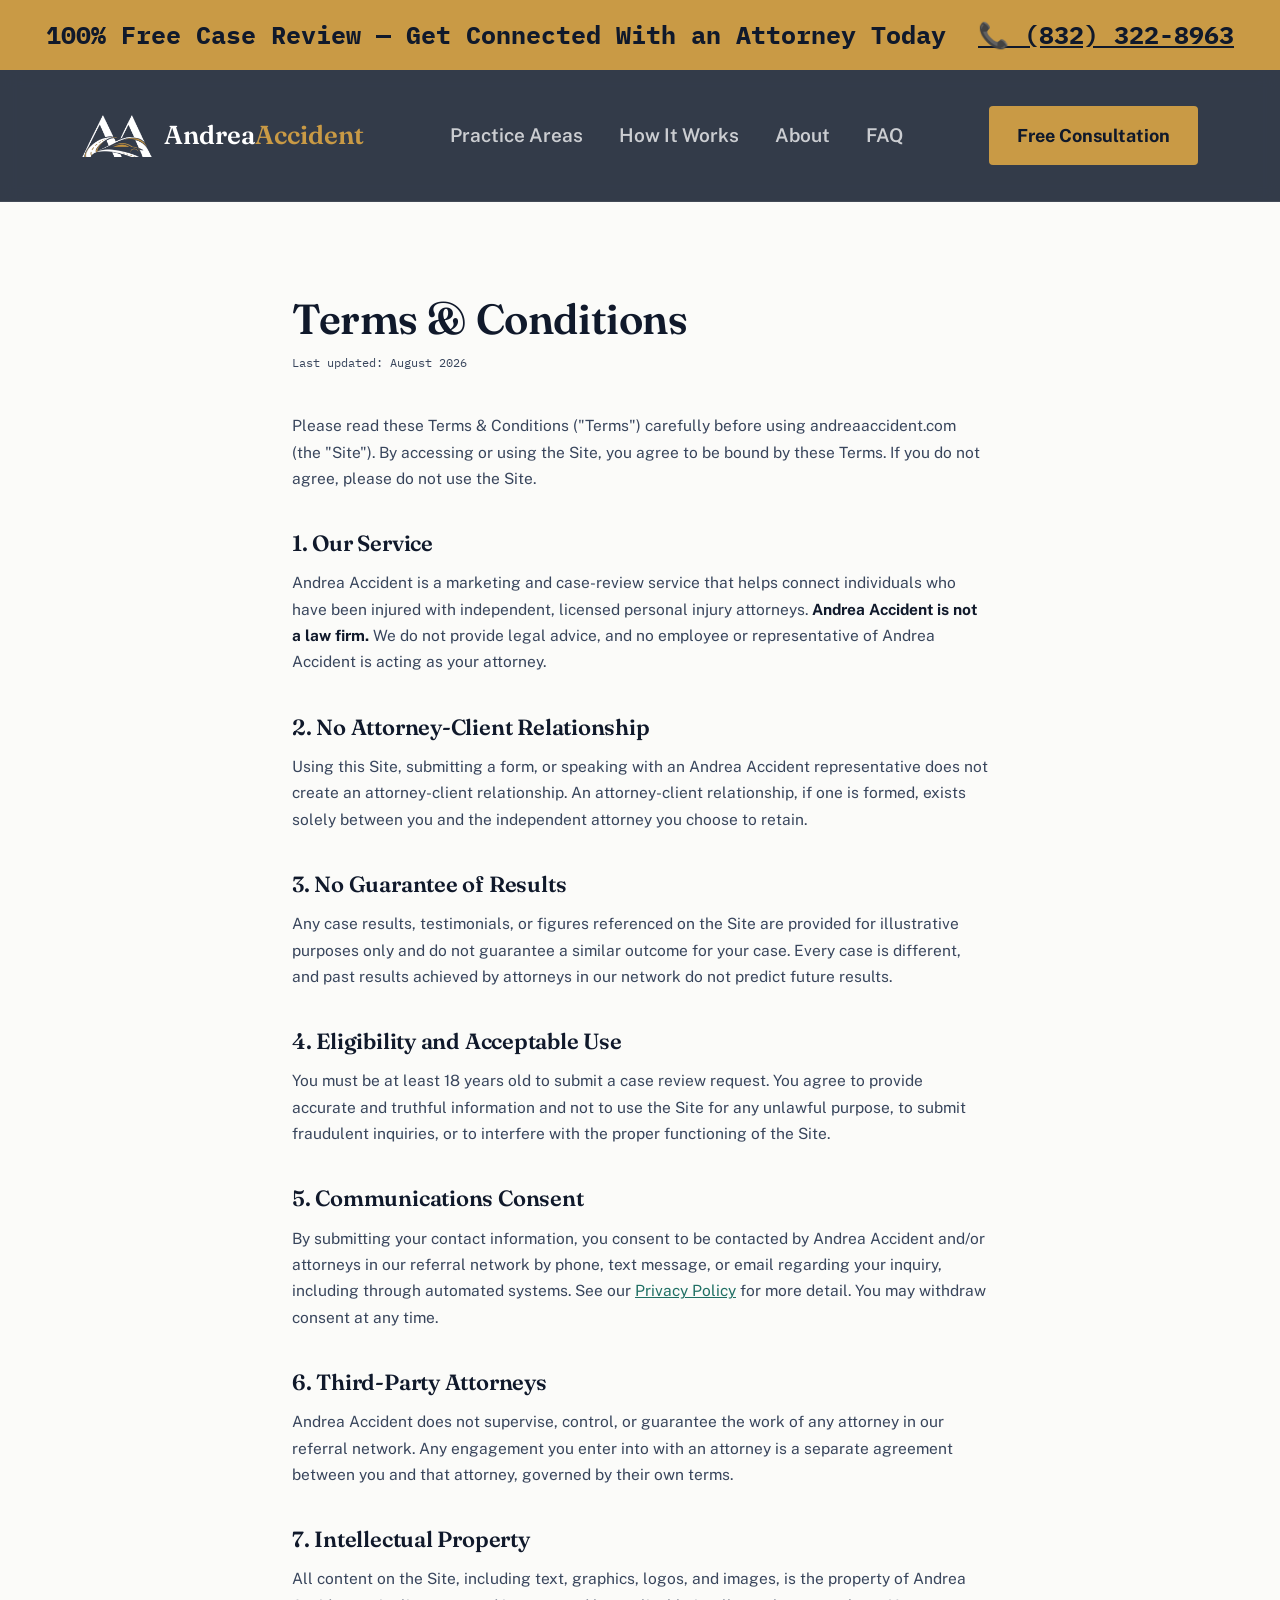
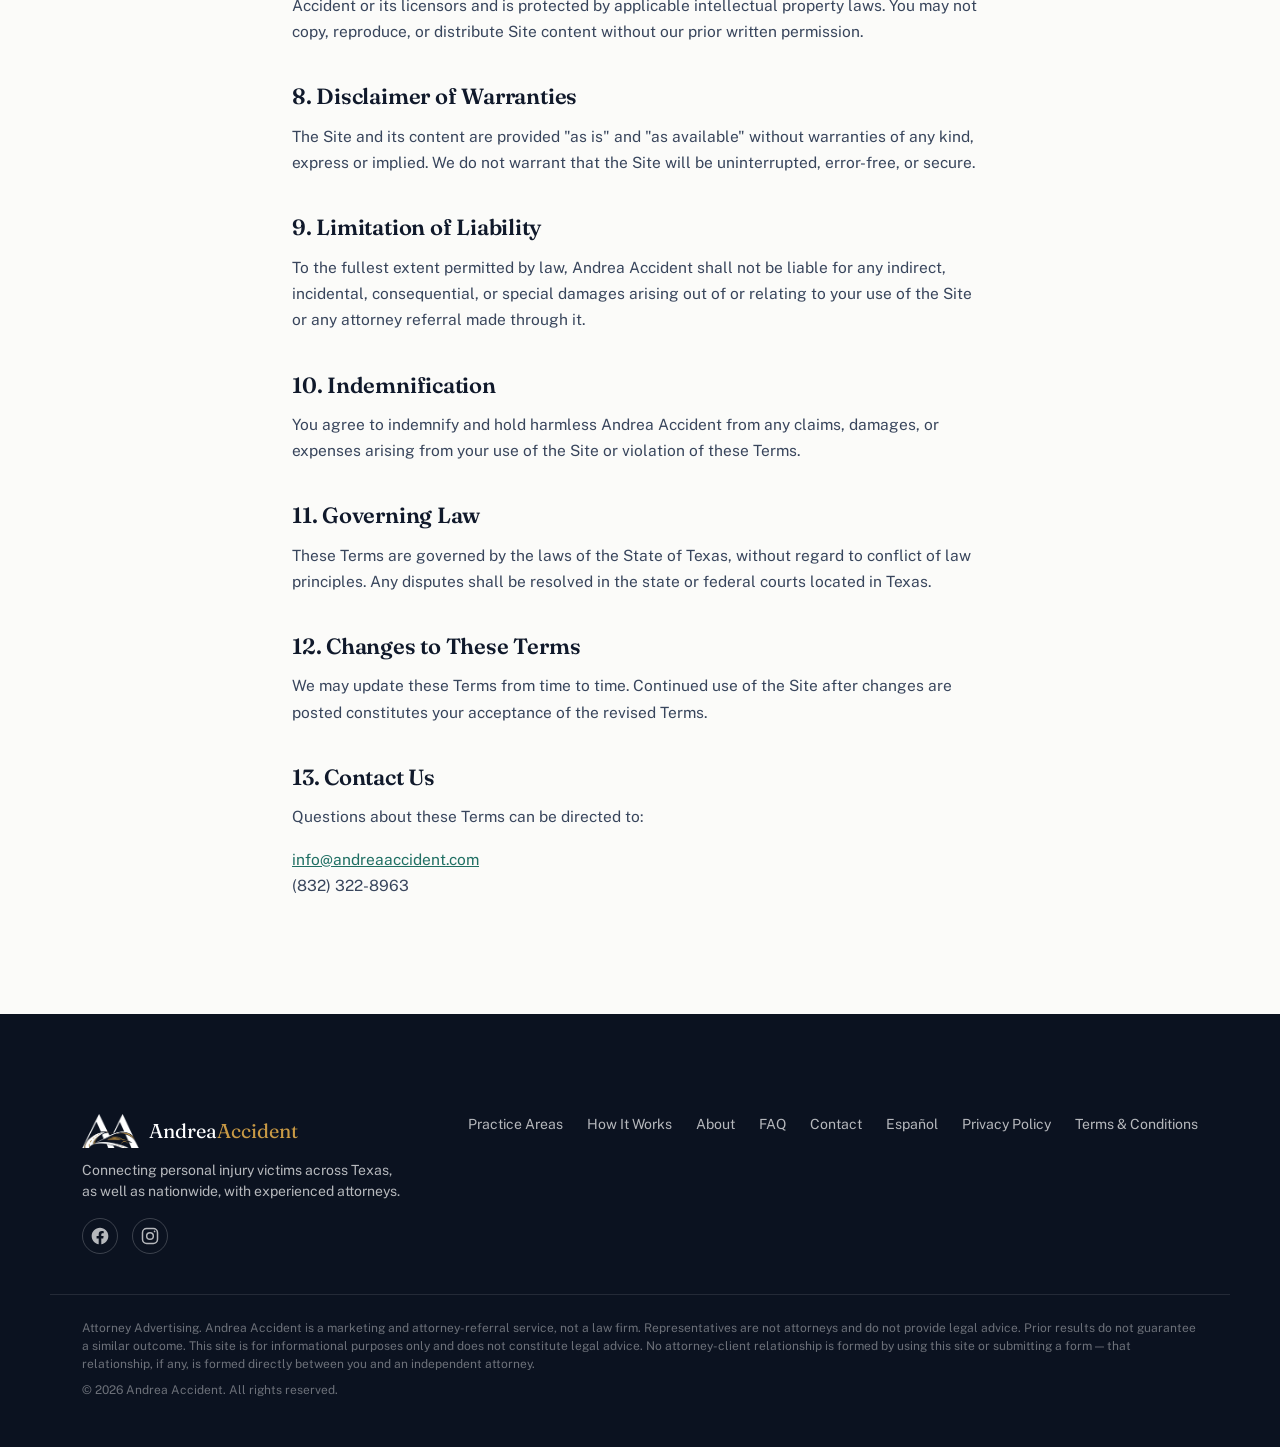
<file: terms.html>
<!DOCTYPE html>
<html lang="en">
<head>
<meta charset="UTF-8" />
<meta name="viewport" content="width=device-width, initial-scale=1.0" />
<title>Terms & Conditions | Andrea Accident</title>
<meta name="description" content="Terms and Conditions for using the Andrea Accident website and case review service." />
<link rel="canonical" href="https://andreaaccident.com/terms.html" />
<link rel="preconnect" href="https://fonts.googleapis.com">
<link rel="preconnect" href="https://fonts.gstatic.com" crossorigin>
<link href="https://fonts.googleapis.com/css2?family=Fraunces:opsz,wght@9..144,400;9..144,500;9..144,600;9..144,700&family=Public+Sans:wght@400;500;600;700;800&family=IBM+Plex+Mono:wght@500&display=swap" rel="stylesheet">
<link rel="stylesheet" href="styles.css" />
</head>
<body class="legal-page">

<!-- UTILITY BAR -->
<div class="utility-bar">
  <span>100% Free Case Review — Get Connected With an Attorney Today</span>
  <a href="tel:+18323228963">📞 (832) 322-8963</a>
</div>

<!-- NAV -->
<header class="nav" id="nav">
  <div class="nav-inner">
    <a href="/" class="nav-logo">
      <img src="assets/logo-icon-white.png" class="logo-icon" alt="" />
      <span class="logo-text">Andrea<span class="logo-accent">Accident</span></span>
    </a>
    <nav class="nav-links">
      <a href="/#practice-areas">Practice Areas</a>
      <a href="/#journey">How It Works</a>
      <a href="/#about">About</a>
      <a href="/#faq">FAQ</a>
    </nav>
    <a href="/#contact" class="nav-cta">Free Consultation</a>
  </div>
</header>

<div class="legal-content">
  <h1>Terms & Conditions</h1>
  <span class="legal-updated">Last updated: August 2026</span>

  <p>Please read these Terms & Conditions ("Terms") carefully before using andreaaccident.com (the "Site"). By accessing or using the Site, you agree to be bound by these Terms. If you do not agree, please do not use the Site.</p>

  <h2>1. Our Service</h2>
  <p>Andrea Accident is a marketing and case-review service that helps connect individuals who have been injured with independent, licensed personal injury attorneys. <strong>Andrea Accident is not a law firm.</strong> We do not provide legal advice, and no employee or representative of Andrea Accident is acting as your attorney.</p>

  <h2>2. No Attorney-Client Relationship</h2>
  <p>Using this Site, submitting a form, or speaking with an Andrea Accident representative does not create an attorney-client relationship. An attorney-client relationship, if one is formed, exists solely between you and the independent attorney you choose to retain.</p>

  <h2>3. No Guarantee of Results</h2>
  <p>Any case results, testimonials, or figures referenced on the Site are provided for illustrative purposes only and do not guarantee a similar outcome for your case. Every case is different, and past results achieved by attorneys in our network do not predict future results.</p>

  <h2>4. Eligibility and Acceptable Use</h2>
  <p>You must be at least 18 years old to submit a case review request. You agree to provide accurate and truthful information and not to use the Site for any unlawful purpose, to submit fraudulent inquiries, or to interfere with the proper functioning of the Site.</p>

  <h2>5. Communications Consent</h2>
  <p>By submitting your contact information, you consent to be contacted by Andrea Accident and/or attorneys in our referral network by phone, text message, or email regarding your inquiry, including through automated systems. See our <a href="/privacy-policy.html">Privacy Policy</a> for more detail. You may withdraw consent at any time.</p>

  <h2>6. Third-Party Attorneys</h2>
  <p>Andrea Accident does not supervise, control, or guarantee the work of any attorney in our referral network. Any engagement you enter into with an attorney is a separate agreement between you and that attorney, governed by their own terms.</p>

  <h2>7. Intellectual Property</h2>
  <p>All content on the Site, including text, graphics, logos, and images, is the property of Andrea Accident or its licensors and is protected by applicable intellectual property laws. You may not copy, reproduce, or distribute Site content without our prior written permission.</p>

  <h2>8. Disclaimer of Warranties</h2>
  <p>The Site and its content are provided "as is" and "as available" without warranties of any kind, express or implied. We do not warrant that the Site will be uninterrupted, error-free, or secure.</p>

  <h2>9. Limitation of Liability</h2>
  <p>To the fullest extent permitted by law, Andrea Accident shall not be liable for any indirect, incidental, consequential, or special damages arising out of or relating to your use of the Site or any attorney referral made through it.</p>

  <h2>10. Indemnification</h2>
  <p>You agree to indemnify and hold harmless Andrea Accident from any claims, damages, or expenses arising from your use of the Site or violation of these Terms.</p>

  <h2>11. Governing Law</h2>
  <p>These Terms are governed by the laws of the State of Texas, without regard to conflict of law principles. Any disputes shall be resolved in the state or federal courts located in Texas.</p>

  <h2>12. Changes to These Terms</h2>
  <p>We may update these Terms from time to time. Continued use of the Site after changes are posted constitutes your acceptance of the revised Terms.</p>

  <h2>13. Contact Us</h2>
  <p>Questions about these Terms can be directed to:</p>
  <p><a href="mailto:info@andreaaccident.com">info@andreaaccident.com</a><br />(832) 322-8963</p>
</div>

<!-- FOOTER -->
<footer class="footer">
  <div class="section-inner footer-grid">
    <div>
      <div class="footer-logo">
        <img src="assets/logo-icon-white.png" class="logo-icon" alt="" />
        <span class="logo-text">Andrea<span class="logo-accent">Accident</span></span>
      </div>
      <p>Connecting personal injury victims across Texas, as well as nationwide, with experienced attorneys.</p>
      <div class="footer-social">
        <a href="https://facebook.com/andrea.esparza.146" target="_blank" rel="noopener" aria-label="Facebook">
          <svg width="20" height="20" viewBox="0 0 24 24" fill="currentColor"><path d="M22 12.06C22 6.5 17.52 2 12 2S2 6.5 2 12.06c0 5.02 3.66 9.18 8.44 9.94v-7.03H7.9v-2.91h2.54V9.85c0-2.51 1.49-3.9 3.77-3.9 1.09 0 2.24.2 2.24.2v2.46h-1.26c-1.24 0-1.63.77-1.63 1.56v1.88h2.78l-.44 2.91h-2.34V22c4.78-.76 8.44-4.92 8.44-9.94z"/></svg>
        </a>
        <a href="https://instagram.com/e.andreaa" target="_blank" rel="noopener" aria-label="Instagram">
          <svg width="20" height="20" viewBox="0 0 24 24" fill="none" stroke="currentColor" stroke-width="1.8"><rect x="3" y="3" width="18" height="18" rx="5"/><circle cx="12" cy="12" r="4"/><circle cx="17.5" cy="6.5" r="1" fill="currentColor" stroke="none"/></svg>
        </a>
      </div>
    </div>
    <div class="footer-links">
      <a href="/#practice-areas">Practice Areas</a>
      <a href="/#journey">How It Works</a>
      <a href="/#about">About</a>
      <a href="/#faq">FAQ</a>
      <a href="/#contact">Contact</a>
      <a href="https://andreaaccidente.com">Español</a>
      <a href="/privacy-policy.html">Privacy Policy</a>
      <a href="/terms.html">Terms & Conditions</a>
    </div>
  </div>
  <div class="footer-legal">
    <p>Attorney Advertising. Andrea Accident is a marketing and attorney-referral service, not a law firm. Representatives are not attorneys and do not provide legal advice. Prior results do not guarantee a similar outcome. This site is for informational purposes only and does not constitute legal advice. No attorney-client relationship is formed by using this site or submitting a form — that relationship, if any, is formed directly between you and an independent attorney.</p>
    <p>&copy; <span id="year"></span> Andrea Accident. All rights reserved.</p>
  </div>
</footer>

<script src="script.js"></script>
</body>
</html>
</file>
<file: styles.css>
/* ===== TOKENS ===== */
:root {
  --ink: #10192B;
  --ink-soft: #38455C;
  --fog: #EAEDEA;
  --fog-deep: #DDE2DD;
  --paper: #FBFBF9;
  --amber: #C99A45;
  --amber-deep: #A87E32;
  --teal: #1F6F63;
  --teal-deep: #164F46;
  --line: rgba(16, 25, 43, 0.1);

  --display: 'Fraunces', serif;
  --body: 'Public Sans', sans-serif;
  --mono: 'IBM Plex Mono', monospace;

  --max: 1180px;
}

* { box-sizing: border-box; margin: 0; padding: 0; }
html { scroll-behavior: smooth; }
body {
  font-family: var(--body);
  color: var(--ink);
  background: var(--paper);
  line-height: 1.5;
  -webkit-font-smoothing: antialiased;
}
img { max-width: 100%; display: block; }
a { color: inherit; text-decoration: none; }
h1, h2, h3 { font-family: var(--display); font-weight: 600; line-height: 1.1; letter-spacing: -0.01em; }
.section-inner { max-width: var(--max); margin: 0 auto; padding: 100px 32px; }

.eyebrow {
  font-family: var(--mono);
  font-size: 12px;
  letter-spacing: 0.12em;
  text-transform: uppercase;
  color: var(--amber);
  margin-bottom: 16px;
  display: block;
}
.eyebrow-dark { color: var(--teal); }

.btn {
  display: inline-flex;
  align-items: center;
  gap: 10px;
  padding: 16px 30px;
  border-radius: 4px;
  font-weight: 700;
  font-size: 15px;
  border: 1px solid transparent;
  cursor: pointer;
  transition: transform 0.15s ease, box-shadow 0.15s ease, background 0.15s ease;
}
.btn-primary {
  background: var(--amber);
  color: var(--ink);
}
.btn-primary:hover { background: var(--amber-deep); transform: translateY(-1px); box-shadow: 0 8px 20px rgba(201,154,69,0.35); }
.btn-ghost {
  border-color: rgba(255,255,255,0.3);
  color: #fff;
}
.btn-ghost:hover { border-color: #fff; background: rgba(255,255,255,0.08); }
.btn-full { width: 100%; justify-content: center; }

/* ===== UTILITY BAR ===== */
.utility-bar {
  position: fixed;
  top: 0; left: 0; right: 0;
  z-index: 101;
  background: var(--amber);
  color: var(--ink);
  font-family: var(--mono);
  font-size: 25px;
  font-weight: 700;
  display: flex;
  align-items: center;
  justify-content: center;
  gap: 32px;
  padding: 16px 40px;
  flex-wrap: wrap;
  text-align: center;
}
.utility-bar a { text-decoration: underline; }

/* ===== NAV ===== */
.nav {
  position: fixed;
  top: var(--utility-h, 66px); left: 0; right: 0;
  z-index: 100;
  background: rgba(16, 25, 43, 0.85);
  backdrop-filter: blur(10px);
  border-bottom: 1px solid rgba(255,255,255,0.08);
}
.nav-inner {
  max-width: var(--max);
  margin: 0 auto;
  padding: 36px 32px;
  display: flex;
  align-items: center;
  justify-content: space-between;
}
.nav-logo {
  display: flex;
  align-items: center;
  gap: 12px;
}
.nav-logo .logo-icon {
  height: 42px;
  width: auto;
  display: block;
}
.nav-logo .logo-text {
  font-family: var(--display);
  font-size: 26px;
  font-weight: 600;
  color: #fff;
  white-space: nowrap;
}
.nav-logo .logo-text .logo-accent { color: var(--amber); }
.nav-links { display: flex; gap: 36px; }
.nav-links a { color: rgba(255,255,255,0.75); font-size: 19px; font-weight: 600; transition: color 0.15s; }
.nav-links a:hover { color: #fff; }
.nav-cta {
  background: var(--amber);
  color: var(--ink);
  padding: 16px 28px;
  border-radius: 4px;
  font-size: 18px;
  font-weight: 700;
}
.nav-cta:hover { background: var(--amber-deep); }

/* ===== HERO ===== */
.hero {
  position: relative;
  background: var(--ink);
  color: #fff;
  padding-top: 34px;
  overflow: hidden;
}
.hero-video-bg {
  position: absolute;
  inset: 0;
  width: 100%;
  height: 100%;
  object-fit: cover;
  z-index: 0;
}
.hero-video-overlay {
  position: absolute;
  inset: 0;
  background: linear-gradient(180deg, rgba(16,25,43,0.78) 0%, rgba(16,25,43,0.88) 55%, #10192B 100%);
  z-index: 1;
}
@media (max-width: 700px) {
  .hero-video-bg { display: none; }
  .hero-video-overlay { background: linear-gradient(180deg, rgba(16,25,43,0.55) 0%, rgba(16,25,43,0.85) 55%, #10192B 100%), url('assets/hero-video-poster.jpg'); background-size: cover; background-position: center 60%; }
}
.hero-inner {
  max-width: var(--max);
  margin: 0 auto;
  padding: calc(var(--utility-h, 66px) + var(--nav-h, 116px) + 60px) 32px 100px;
  position: relative;
  z-index: 2;
}
.hero-inner-split {
  display: grid;
  grid-template-columns: 1.2fr 0.8fr;
  gap: 56px;
  align-items: center;
  max-width: var(--max);
}
.hero h1 {
  font-size: clamp(36px, 5vw, 58px);
  margin-bottom: 24px;
  color: var(--amber);
}
.hero-h1-sub {
  display: block;
  font-size: 0.42em;
  color: #fff;
  font-weight: 500;
  margin-top: 6px;
  letter-spacing: -0.01em;
}
.hero-sub {
  font-size: 18px;
  color: rgba(255,255,255,0.75);
  max-width: 520px;
  margin-bottom: 32px;
}
.hero-actions { display: flex; gap: 16px; flex-wrap: wrap; margin-bottom: 28px; }
.hero-tags { display: flex; gap: 10px; flex-wrap: wrap; }
.hero-tags span {
  font-family: var(--mono);
  font-size: 11.5px;
  text-transform: uppercase;
  letter-spacing: 0.04em;
  padding: 6px 12px;
  border: 1px solid rgba(255,255,255,0.2);
  border-radius: 20px;
  color: rgba(255,255,255,0.75);
}
.hero-photo-placeholder {
  aspect-ratio: 4/5;
  border-radius: 8px;
  overflow: hidden;
  border: 1px solid rgba(255,255,255,0.15);
}
.hero-photo-placeholder img {
  width: 100%;
  height: 100%;
  object-fit: cover;
  object-position: top center;
  display: block;
}

/* ===== RESULTS ===== */
.results { background: var(--fog); }
.results-grid {
  display: grid;
  grid-template-columns: repeat(auto-fit, minmax(220px, 260px));
  justify-content: center;
  gap: 20px;
  margin-top: 40px;
}
.result-card {
  background: var(--paper);
  border-radius: 8px;
  padding: 28px 22px;
  text-align: center;
  border-top: 3px solid var(--amber);
}
.result-amount {
  font-family: var(--display);
  font-size: 32px;
  font-weight: 700;
  color: var(--teal);
  margin-bottom: 8px;
}
.result-type { font-size: 13.5px; color: var(--ink-soft); }
.results-disclaimer { font-size: 12px; color: var(--ink-soft); margin-top: 24px; opacity: 0.7; }

/* ===== ATTORNEY QUOTE ===== */
.attorney-quote {
  margin-top: 32px;
  padding: 24px;
  background: var(--fog);
  border-left: 3px solid var(--teal);
  border-radius: 4px;
  font-family: var(--display);
  font-style: italic;
  font-size: 16.5px;
  color: var(--ink);
}

.hero-line {
  position: absolute;
  right: -60px;
  top: 0;
  bottom: 0;
  width: 500px;
  z-index: 1;
  opacity: 0.3;
}
.hero-line svg { width: 100%; height: 100%; }

/* ===== PRACTICE AREAS ===== */
.cards-grid {
  display: grid;
  grid-template-columns: repeat(3, 1fr);
  gap: 24px;
  margin-top: 48px;
}
.card {
  background: var(--fog);
  border: 1px solid var(--line);
  border-radius: 8px;
  padding: 32px;
  transition: transform 0.2s ease, box-shadow 0.2s ease;
}
.card:hover { transform: translateY(-4px); box-shadow: 0 12px 30px rgba(16,25,43,0.08); }
.card-icon { font-size: 28px; margin-bottom: 16px; }
.card h3 { font-size: 19px; margin-bottom: 8px; }
.card p { color: var(--ink-soft); font-size: 15px; }

/* ===== JOURNEY ===== */
.journey {
  background:
    linear-gradient(180deg, rgba(16,25,43,0.85) 0%, rgba(16,25,43,0.92) 60%, #10192B 100%),
    url('assets/houston-skyline-opt.webp');
  background-size: cover;
  background-position: center 55%;
  color: #fff;
  position: relative;
}
.journey .eyebrow { color: var(--amber); }
.journey-title {
  font-size: clamp(28px, 3.5vw, 40px);
  max-width: 640px;
  margin-bottom: 56px;
}
.journey-track { position: relative; }
.journey-svg { width: 100%; height: 60px; margin-bottom: -20px; display: block; }
.journey-steps {
  display: grid;
  grid-template-columns: repeat(4, 1fr);
  gap: 24px;
}
.step-marker {
  width: 40px; height: 40px;
  border-radius: 50%;
  background: var(--amber);
  color: var(--ink);
  display: flex; align-items: center; justify-content: center;
  font-family: var(--mono);
  font-weight: 700;
  margin-bottom: 20px;
}
.step h3 { font-size: 18px; margin-bottom: 10px; }
.step p { color: rgba(255,255,255,0.65); font-size: 14.5px; }

/* ===== ABOUT ===== */
.about-grid {
  display: grid;
  grid-template-columns: 0.8fr 1.2fr;
  gap: 64px;
  align-items: center;
}
.photo-placeholder {
  aspect-ratio: 3/4;
  background: var(--fog);
  border: 1px dashed var(--ink-soft);
  border-radius: 8px;
  display: flex; align-items: center; justify-content: center;
  color: var(--ink-soft);
  font-family: var(--mono);
  font-size: 13px;
  overflow: hidden;
}
.photo-placeholder img {
  width: 100%;
  height: 100%;
  object-fit: cover;
  object-position: top center;
  border-radius: 8px;
}
.about-photo-caption {
  margin-top: 14px;
  text-align: center;
  font-size: 13px;
  color: var(--ink-soft);
}
.about-photo-caption strong { color: var(--ink); display: block; font-size: 15px; margin-bottom: 2px; }
.about-content h2 { font-size: 34px; margin-bottom: 20px; }
.about-text { color: var(--ink-soft); font-size: 16px; margin-bottom: 32px; }
.about-stats { display: flex; gap: 40px; }
.about-stats strong { font-family: var(--display); font-size: 28px; display: block; color: var(--teal); }
.about-stats span { font-size: 13px; color: var(--ink-soft); text-transform: uppercase; letter-spacing: 0.04em; }

/* ===== TESTIMONIALS ===== */
.testimonials { background: var(--fog); }
.testimonial-grid {
  display: grid;
  grid-template-columns: repeat(3, 1fr);
  gap: 24px;
  margin-top: 48px;
}
.testimonial-card {
  background: var(--paper);
  border-radius: 8px;
  padding: 32px;
  border-left: 3px solid var(--amber);
}
.testimonial-card p { font-style: italic; margin-bottom: 20px; color: var(--ink); }
.testimonial-author { font-size: 13px; color: var(--ink-soft); font-weight: 600; }

/* ===== FAQ ===== */
.faq-list { margin-top: 40px; border-top: 1px solid var(--line); }
.faq-item { border-bottom: 1px solid var(--line); }
.faq-question {
  width: 100%;
  background: none;
  border: none;
  text-align: left;
  padding: 22px 0;
  font-family: var(--body);
  font-size: 17px;
  font-weight: 600;
  color: var(--ink);
  display: flex;
  justify-content: space-between;
  align-items: center;
  cursor: pointer;
}
.faq-toggle { font-family: var(--mono); color: var(--amber); font-size: 20px; transition: transform 0.2s ease; }
.faq-item.open .faq-toggle { transform: rotate(45deg); }
.faq-answer {
  max-height: 0;
  overflow: hidden;
  transition: max-height 0.25s ease;
}
.faq-item.open .faq-answer { max-height: 200px; }
.faq-answer p { padding-bottom: 22px; color: var(--ink-soft); max-width: 640px; }

/* ===== CONTACT ===== */
.contact { background: var(--ink); color: #fff; }
.contact-grid {
  display: grid;
  grid-template-columns: 1fr 1fr;
  gap: 64px;
}
.contact h2 { font-size: 32px; margin: 8px 0 16px; }
.contact-sub { color: rgba(255,255,255,0.65); margin-bottom: 40px; }
.contact-detail { margin-bottom: 20px; }
.contact-detail strong { display: block; font-size: 12px; text-transform: uppercase; letter-spacing: 0.06em; color: var(--amber); margin-bottom: 4px; }
.contact-detail a, .contact-detail span { font-size: 17px; }

.contact-form { background: #fff; border-radius: 10px; padding: 32px; }
.contact-form label {
  display: block;
  font-size: 13px;
  font-weight: 600;
  color: var(--ink-soft);
  margin-bottom: 16px;
}
.contact-form input, .contact-form textarea, .contact-form select {
  width: 100%;
  margin-top: 6px;
  padding: 12px 14px;
  border: 1px solid var(--line);
  border-radius: 5px;
  font-family: var(--body);
  font-size: 15px;
  color: var(--ink);
  resize: vertical;
  background: #fff;
}
.contact-form input:focus, .contact-form textarea:focus, .contact-form select:focus {
  outline: 2px solid var(--teal);
  outline-offset: 1px;
}
.form-disclaimer { font-size: 12px; color: var(--ink-soft); margin-top: 14px; font-weight: 400; }
.form-success {
  text-align: center;
  padding: 24px 0;
  font-family: var(--display);
  font-size: 18px;
  color: var(--ink);
  line-height: 1.5;
}

/* ===== FOOTER ===== */
.footer { background: #0B1220; color: rgba(255,255,255,0.7); }
.footer-grid {
  display: flex;
  justify-content: space-between;
  flex-wrap: wrap;
  gap: 32px;
  padding-bottom: 40px;
}
.footer-logo {
  display: flex;
  align-items: center;
  gap: 10px;
  margin-bottom: 12px;
}
.footer-logo .logo-icon {
  height: 34px;
  width: auto;
  display: block;
}
.footer-logo .logo-text {
  font-family: var(--display);
  font-size: 20px;
  color: #fff;
}
.footer-logo .logo-text .logo-accent { color: var(--amber); }
.footer-grid p { max-width: 320px; font-size: 14px; }
.footer-social {
  display: flex;
  gap: 14px;
  margin-top: 16px;
}
.footer-social a {
  display: flex;
  align-items: center;
  justify-content: center;
  width: 36px;
  height: 36px;
  border-radius: 50%;
  border: 1px solid rgba(255,255,255,0.2);
  color: rgba(255,255,255,0.7);
  transition: color 0.15s ease, border-color 0.15s ease;
}
.footer-social a:hover {
  color: var(--amber);
  border-color: var(--amber);
}
.footer-links { display: flex; gap: 24px; flex-wrap: wrap; align-self: flex-start; }
.footer-links a { font-size: 14px; }
.footer-links a:hover { color: #fff; }
.footer-legal {
  border-top: 1px solid rgba(255,255,255,0.1);
  max-width: var(--max);
  margin: 0 auto;
  padding: 24px 32px 40px;
  font-size: 12px;
  color: rgba(255,255,255,0.4);
}
.footer-legal p { margin-bottom: 8px; }

/* ===== LEGAL PAGES ===== */
.legal-page { background: var(--paper); padding-top: 34px; }
.legal-content { max-width: 760px; margin: 0 auto; padding: calc(var(--utility-h, 66px) + var(--nav-h, 116px) + 60px) 32px 100px; }
.legal-content h1 { font-size: clamp(30px, 4vw, 42px); margin-bottom: 12px; color: var(--ink); }
.legal-content .legal-updated { font-family: var(--mono); font-size: 12px; color: var(--ink-soft); margin-bottom: 40px; display: block; }
.legal-content h2 { font-size: 22px; margin: 40px 0 14px; color: var(--ink); }
.legal-content p { color: var(--ink-soft); font-size: 15.5px; line-height: 1.7; margin-bottom: 16px; }
.legal-content ul { color: var(--ink-soft); font-size: 15.5px; line-height: 1.7; margin: 0 0 16px 20px; }
.legal-content li { margin-bottom: 8px; }
.legal-content a { color: var(--teal); text-decoration: underline; }
.legal-content strong { color: var(--ink); }

/* ===== RESPONSIVE ===== */
@media (max-width: 900px) {
  .nav-links { display: none; }
  .cards-grid { grid-template-columns: 1fr 1fr; }
  .journey-steps { grid-template-columns: 1fr 1fr; }
  .about-grid { grid-template-columns: 1fr; }
  .testimonial-grid { grid-template-columns: 1fr; }
  .contact-grid { grid-template-columns: 1fr; }
  .hero-line { display: none; }
  .hero-inner-split { grid-template-columns: 1fr; }
  .hero-photo-placeholder { max-width: 320px; }
  .results-grid { grid-template-columns: 1fr 1fr; }
}
@media (max-width: 560px) {
  .cards-grid { grid-template-columns: 1fr; }
  .journey-steps { grid-template-columns: 1fr; }
  .section-inner { padding: 64px 20px; }
  .hero-inner { padding-left: 20px; padding-right: 20px; padding-bottom: 60px; }
  .hero-actions { flex-direction: column; align-items: stretch; }
  .hero-trust { gap: 24px; }
  .utility-bar { font-size: 15px; padding: 12px 16px; gap: 16px; }
  .nav-inner { padding: 20px 20px; }
  .nav-logo .logo-icon { height: 32px; }
  .nav-logo .logo-text { font-size: 20px; }
  .nav-cta { font-size: 14px; padding: 12px 18px; }
  .results-grid { grid-template-columns: 1fr; }
}

@media (prefers-reduced-motion: reduce) {
  html { scroll-behavior: auto; }
  * { transition: none !important; }
}
</file>
